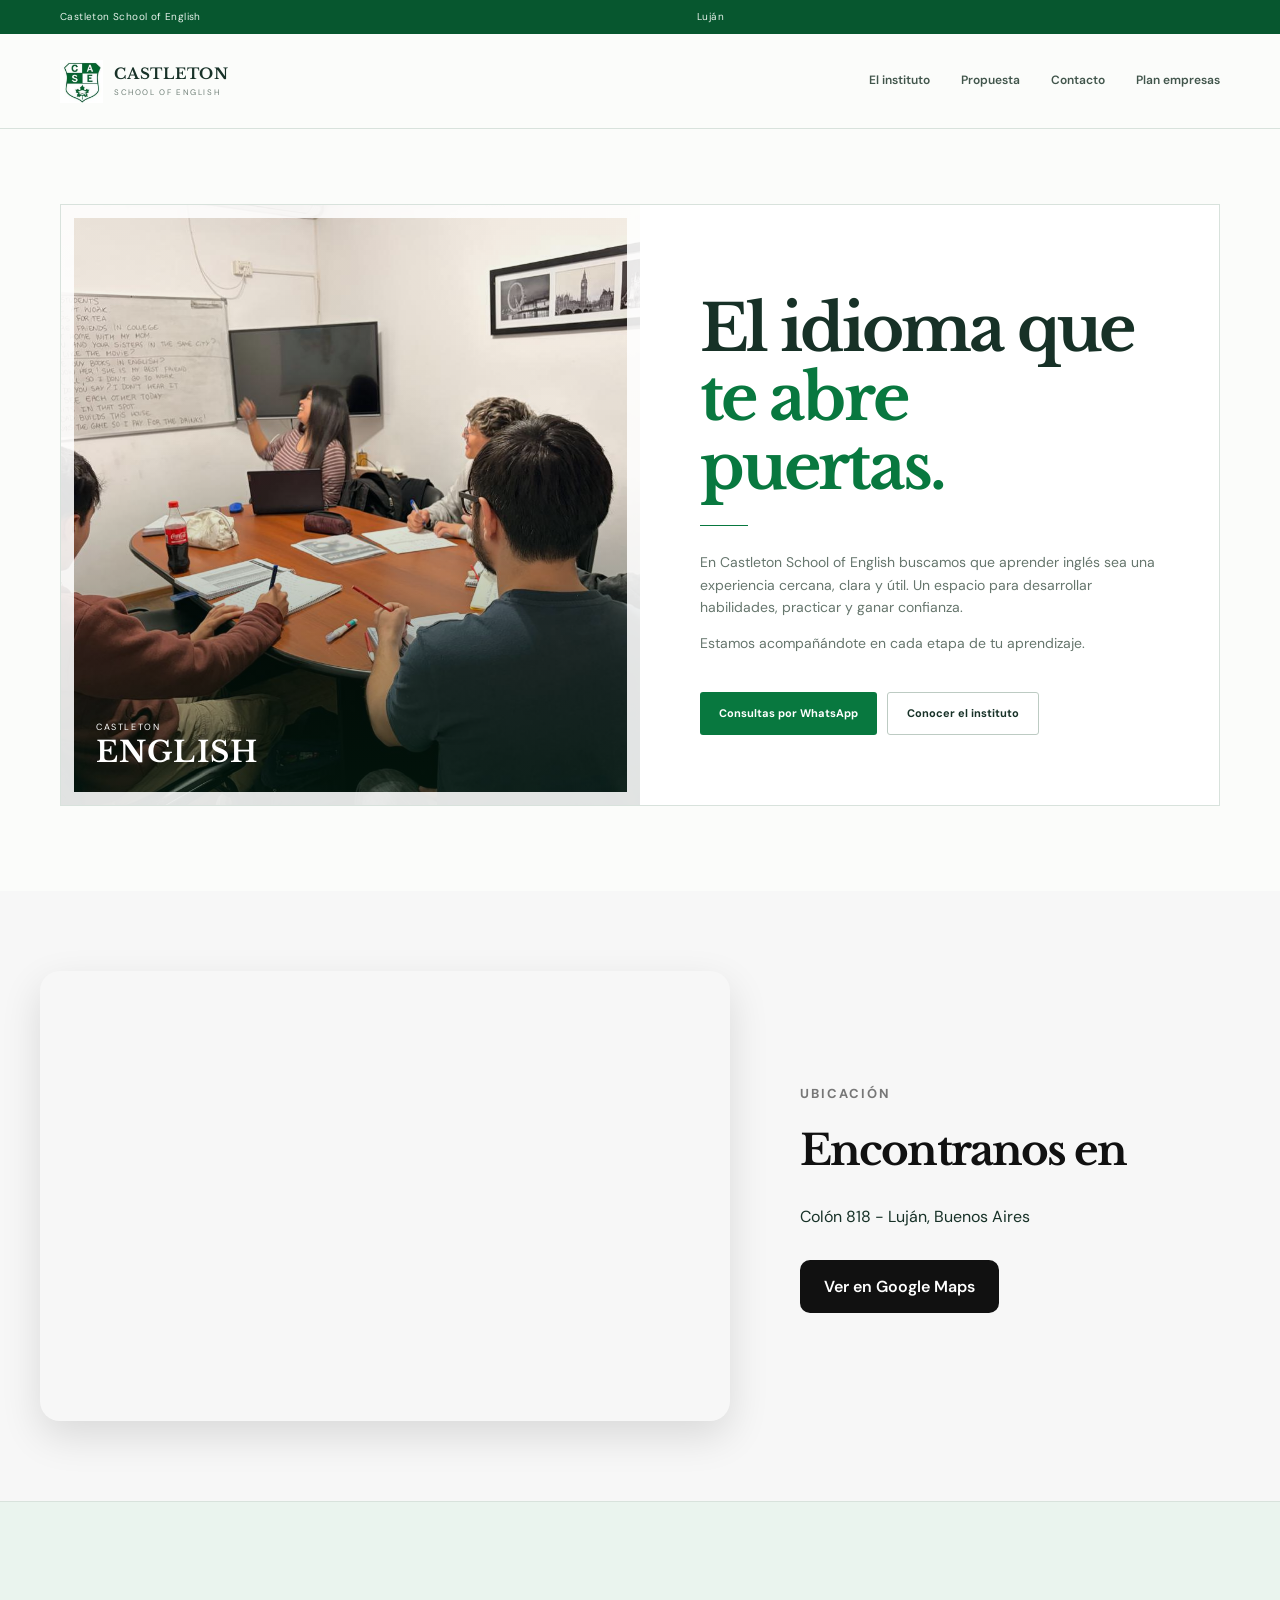
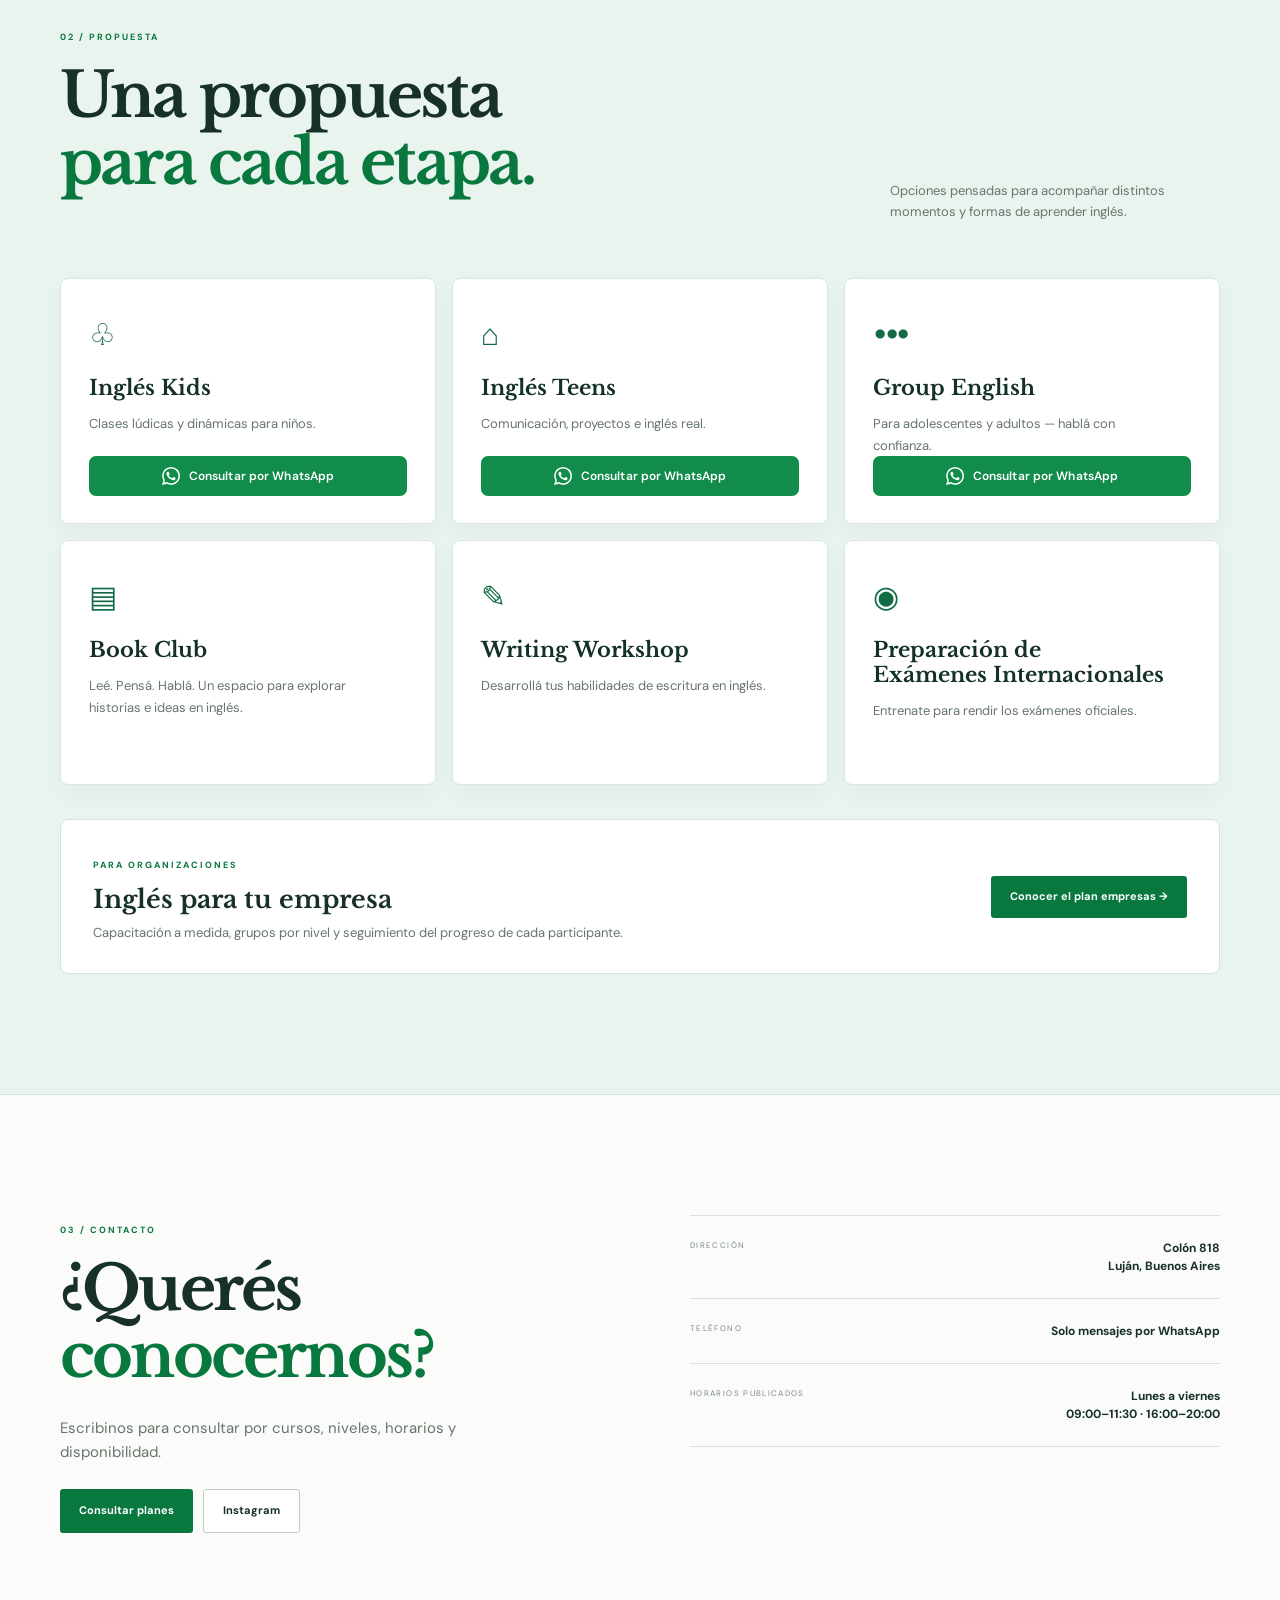
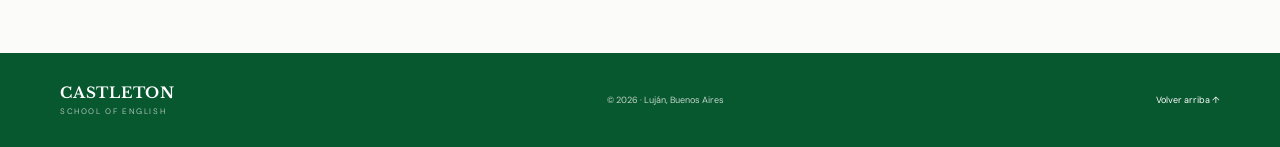
<file: index.html>
<!DOCTYPE html>

<html lang="es">
<head>
<link rel="icon" type="image/png" href="images/logo-case.png">
<meta charset="UTF-8">
<meta name="viewport" content="width=device-width, initial-scale=1.0">
<meta name="description" content="Castleton School of English">
<title>Castleton School of English | Luján</title>
<link rel="preconnect" href="https://fonts.googleapis.com">
<link rel="preconnect" href="https://fonts.gstatic.com" crossorigin>
<link href="https://fonts.googleapis.com/css2?family=DM+Sans:wght@400;500;600;700&family=Libre+Baskerville:wght@400;700&display=swap" rel="stylesheet">
<link rel="stylesheet" href="css/style.css">
</head>
<body>

<div class="topbar">
  <div class="container topbar-inner">
    <span>Castleton School of English</span>
    <span>Luján</span>
    <a href="tel:+542323331817"></a>
  </div>
</div>

<header>
  <div class="container nav">
    <a class="brand" href="#inicio">
      <img src="images/logo-case.png" alt="Castleton School of English">
      <span><b>CASTLETON</b><small>SCHOOL OF ENGLISH</small></span>
    </a>
    <button class="menu" aria-label="Abrir menú"><span></span><span></span><span></span></button>
    <nav>
      <a href="#ubicacion">El instituto</a>
      <a href="#propuesta">Propuesta</a>
      <a href="#contacto">Contacto</a>
      <a href="empresas.html">Plan empresas</a>
    </nav>
  </div>
</header>

<main>
<section class="hero" id="inicio">
  <div class="container hero-grid">
    <div class="hero-photo">
      <div class="photo-overlay"></div>
      <div class="photo-caption">
        <span>CASTLETON</span>
        <strong>ENGLISH</strong>
      </div>
    </div>
    <div class="hero-copy">
      <h1>El idioma que<br><em>te abre puertas.</em></h1>
      <div class="rule"></div>
      <p>En Castleton School of English buscamos que aprender inglés sea una experiencia cercana, clara y útil. Un espacio para desarrollar habilidades, practicar y ganar confianza.</p>
      <p>Estamos acompañándote en cada etapa de tu aprendizaje.</p>
      <div class="hero-actions">
        <a class="button primary" href="#propuesta">Consultas por WhatsApp</a>
        <a class="button secondary" href="#ubicacion">Conocer el instituto</a>
      </div>
    </div>
  </div>
</section>

<section class="ubicacion" id="ubicacion">
    <div class="ubicacion-container">

        <div class="mapa">
            <iframe
                src="https://www.google.com/maps?q=Colón+818,+Luján,+Buenos+Aires,+Argentina&output=embed"
                width="100%"
                height="450"
                style="border:0;"
                allowfullscreen=""
                loading="lazy"
                referrerpolicy="no-referrer-when-downgrade">
            </iframe>
        </div>

        <div class="ubicacion-info">
            <span class="ubicacion-label">UBICACIÓN</span>

            <h2>Encontranos en</h2>
    <span>Colón 818 - Luján, Buenos Aires</span>
            <div class="direccion">
                <strong></strong>
            
            </div>

            <a
                href="https://www.google.com/maps/search/?api=1&query=Colón+818,+Luján,+Buenos+Aires,+Argentina"
                target="_blank"
                class="btn-maps">
                Ver en Google Maps
            </a>
        </div>

    </div>
</section>

<style>
.ubicacion {
    padding: 80px 20px;
    background: #f7f7f7;
}

.ubicacion-container {
    max-width: 1200px;
    margin: 0 auto;
    display: grid;
    grid-template-columns: 1.5fr 1fr;
    gap: 50px;
    align-items: center;
}

.mapa {
    overflow: hidden;
    border-radius: 20px;
    box-shadow: 0 15px 40px rgba(0, 0, 0, 0.12);
}

.mapa iframe {
    display: block;
}

.ubicacion-info {
    padding: 20px;
}

.ubicacion-label {
    font-size: 13px;
    font-weight: 700;
    letter-spacing: 2px;
    color: #777;
}

.ubicacion-info h2 {
    font-size: 42px;
    margin: 12px 0 20px;
    color: #111;
}

.ubicacion-info p {
    color: #666;
    line-height: 1.7;
    margin-bottom: 30px;
}

.direccion {
    display: flex;
    flex-direction: column;
    gap: 8px;
    margin-bottom: 30px;
}

.direccion strong {
    color: #111;
}

.direccion span {
    color: #666;
    line-height: 1.6;
}

.btn-maps {
    display: inline-block;
    padding: 14px 24px;
    background: #111;
    color: white;
    text-decoration: none;
    border-radius: 10px;
    font-weight: 600;
    transition: 0.3s;
}

.btn-maps:hover {
    transform: translateY(-2px);
    background: #333;
}

@media (max-width: 800px) {
    .ubicacion-container {
        grid-template-columns: 1fr;
        gap: 30px;
    }

    .ubicacion-info h2 {
        font-size: 34px;
    }

    .mapa iframe {
        height: 350px;
    }
}
</style>

<style>
.program-card{display:flex;flex-direction:column;}
.program-card .program-whatsapp{margin-top:auto;display:inline-flex;align-items:center;justify-content:center;gap:9px;width:100%;box-sizing:border-box;padding:11px 14px;border-radius:7px;background:#128c4b;color:#fff;text-decoration:none;font:600 12px "DM Sans",sans-serif;letter-spacing:.01em;transition:transform .2s ease,background .2s ease,box-shadow .2s ease;}
.program-card .program-whatsapp svg{width:18px;height:18px;fill:currentColor;flex:0 0 auto;}
.program-card .program-whatsapp:hover{transform:translateY(-2px);background:#0d743e;box-shadow:0 8px 18px rgba(18,140,75,.18);}
.program-card .program-whatsapp:focus-visible{outline:2px solid #143126;outline-offset:3px;}
@media(max-width:600px){.program-card .program-whatsapp{margin-top:22px;}}
</style>

<section class="proposal" id="propuesta">
  <div class="container">
    <div class="section-head">
      <div>
        <span class="eyebrow green">02 / PROPUESTA</span>
        <h2>Una propuesta<br><em>para cada etapa.</em></h2>
      </div>
      <p>Opciones pensadas para acompañar distintos momentos y formas de aprender inglés.</p>
    </div>

    <div class="program-grid">
      <article class="program-card">
        <div class="program-icon">♧</div>
        <h3>Inglés Kids</h3>
        <p>Clases lúdicas y dinámicas para niños.</p>
        <a class="program-whatsapp" href="https://wa.me/542323331817?text=Hola%20Castleton%2C%20quiero%20consultar%20por%20el%20plan%20Ingl%C3%A9s%20Kids." target="_blank" rel="noopener" aria-label="Consultar por WhatsApp sobre Inglés Kids">
          <svg viewBox="0 0 24 24" aria-hidden="true"><path d="M20.52 3.48A11.82 11.82 0 0 0 12.08 0C5.56 0 .25 5.31.25 11.84c0 2.09.55 4.13 1.59 5.93L.15 24l6.38-1.67a11.82 11.82 0 0 0 5.55 1.41h.01c6.52 0 11.83-5.31 11.83-11.84 0-3.17-1.23-6.15-3.4-8.42ZM12.09 21.72h-.01a9.82 9.82 0 0 1-5.01-1.37l-.36-.21-3.79.99 1.01-3.69-.23-.38a9.82 9.82 0 0 1-1.5-5.22C2.2 6.42 6.63 1.99 12.08 1.99c2.64 0 5.12 1.03 6.98 2.89a9.83 9.83 0 0 1 2.9 6.99c0 5.44-4.43 9.85-9.87 9.85Zm5.41-7.38c-.3-.15-1.77-.87-2.04-.97-.27-.1-.47-.15-.67.15-.2.3-.77.97-.94 1.17-.17.2-.35.22-.65.07-.3-.15-1.27-.47-2.42-1.5-.9-.8-1.51-1.78-1.69-2.08-.18-.3-.02-.46.13-.61.13-.13.3-.35.45-.52.15-.17.2-.3.3-.5.1-.2.05-.37-.02-.52-.07-.15-.67-1.62-.92-2.22-.24-.58-.49-.5-.67-.51h-.57c-.2 0-.52.07-.79.37-.27.3-1.04 1.02-1.04 2.49s1.07 2.89 1.22 3.09c.15.2 2.11 3.23 5.11 4.53.71.31 1.27.49 1.7.63.72.23 1.37.2 1.88.12.58-.09 1.77-.72 2.02-1.42.25-.7.25-1.3.17-1.42-.07-.12-.27-.2-.57-.35Z"/></svg>
          <span>Consultar por WhatsApp</span>
        </a>
      </article>

      <article class="program-card">
        <div class="program-icon">⌂</div>
        <h3>Inglés Teens</h3>
        <p>Comunicación, proyectos e inglés real.</p>
        <a class="program-whatsapp" href="https://wa.me/542323331817?text=Hola%20Castleton%2C%20quiero%20consultar%20por%20el%20plan%20Ingl%C3%A9s%20Teens." target="_blank" rel="noopener" aria-label="Consultar por WhatsApp sobre Inglés Teens">
          <svg viewBox="0 0 24 24" aria-hidden="true"><path d="M20.52 3.48A11.82 11.82 0 0 0 12.08 0C5.56 0 .25 5.31.25 11.84c0 2.09.55 4.13 1.59 5.93L.15 24l6.38-1.67a11.82 11.82 0 0 0 5.55 1.41h.01c6.52 0 11.83-5.31 11.83-11.84 0-3.17-1.23-6.15-3.4-8.42ZM12.09 21.72h-.01a9.82 9.82 0 0 1-5.01-1.37l-.36-.21-3.79.99 1.01-3.69-.23-.38a9.82 9.82 0 0 1-1.5-5.22C2.2 6.42 6.63 1.99 12.08 1.99c2.64 0 5.12 1.03 6.98 2.89a9.83 9.83 0 0 1 2.9 6.99c0 5.44-4.43 9.85-9.87 9.85Zm5.41-7.38c-.3-.15-1.77-.87-2.04-.97-.27-.1-.47-.15-.67.15-.2.3-.77.97-.94 1.17-.17.2-.35.22-.65.07-.3-.15-1.27-.47-2.42-1.5-.9-.8-1.51-1.78-1.69-2.08-.18-.3-.02-.46.13-.61.13-.13.3-.35.45-.52.15-.17.2-.3.3-.5.1-.2.05-.37-.02-.52-.07-.15-.67-1.62-.92-2.22-.24-.58-.49-.5-.67-.51h-.57c-.2 0-.52.07-.79.37-.27.3-1.04 1.02-1.04 2.49s1.07 2.89 1.22 3.09c.15.2 2.11 3.23 5.11 4.53.71.31 1.27.49 1.7.63.72.23 1.37.2 1.88.12.58-.09 1.77-.72 2.02-1.42.25-.7.25-1.3.17-1.42-.07-.12-.27-.2-.57-.35Z"/></svg>
          <span>Consultar por WhatsApp</span>
        </a>
      </article>

      <article class="program-card">
        <div class="program-icon">•••</div>
        <h3>Group English</h3>
        <p>Para adolescentes y adultos — hablá con confianza.</p>
        <a class="program-whatsapp" href="https://wa.me/542323331817?text=Hola%20Castleton%2C%20quiero%20consultar%20por%20el%20plan%20Group%20English." target="_blank" rel="noopener" aria-label="Consultar por WhatsApp sobre Group English">
          <svg viewBox="0 0 24 24" aria-hidden="true"><path d="M20.52 3.48A11.82 11.82 0 0 0 12.08 0C5.56 0 .25 5.31.25 11.84c0 2.09.55 4.13 1.59 5.93L.15 24l6.38-1.67a11.82 11.82 0 0 0 5.55 1.41h.01c6.52 0 11.83-5.31 11.83-11.84 0-3.17-1.23-6.15-3.4-8.42ZM12.09 21.72h-.01a9.82 9.82 0 0 1-5.01-1.37l-.36-.21-3.79.99 1.01-3.69-.23-.38a9.82 9.82 0 0 1-1.5-5.22C2.2 6.42 6.63 1.99 12.08 1.99c2.64 0 5.12 1.03 6.98 2.89a9.83 9.83 0 0 1 2.9 6.99c0 5.44-4.43 9.85-9.87 9.85Zm5.41-7.38c-.3-.15-1.77-.87-2.04-.97-.27-.1-.47-.15-.67.15-.2.3-.77.97-.94 1.17-.17.2-.35.22-.65.07-.3-.15-1.27-.47-2.42-1.5-.9-.8-1.51-1.78-1.69-2.08-.18-.3-.02-.46.13-.61.13-.13.3-.35.45-.52.15-.17.2-.3.3-.5.1-.2.05-.37-.02-.52-.07-.15-.67-1.62-.92-2.22-.24-.58-.49-.5-.67-.51h-.57c-.2 0-.52.07-.79.37-.27.3-1.04 1.02-1.04 2.49s1.07 2.89 1.22 3.09c.15.2 2.11 3.23 5.11 4.53.71.31 1.27.49 1.7.63.72.23 1.37.2 1.88.12.58-.09 1.77-.72 2.02-1.42.25-.7.25-1.3.17-1.42-.07-.12-.27-.2-.57-.35Z"/></svg>
          <span>Consultar por WhatsApp</span>
        </a>
      </article>

      <article class="program-card">
        <div class="program-icon">▤</div>
        <h3>Book Club</h3>
        <p>Leé. Pensá. Hablá. Un espacio para explorar historias e ideas en inglés.</p>
      </article>

      <article class="program-card">
        <div class="program-icon">✎</div>
        <h3>Writing Workshop</h3>
        <p>Desarrollá tus habilidades de escritura en inglés.</p>
      </article>

      <article class="program-card">
        <div class="program-icon">◉</div>
        <h3>Preparación de<br>Exámenes Internacionales</h3>
        <p>Entrenate para rendir los exámenes oficiales.</p>
      </article>
    </div>
    <div class="business-promo">
      <div><span class="eyebrow green">PARA ORGANIZACIONES</span><h3>Inglés para tu empresa</h3><p>Capacitación a medida, grupos por nivel y seguimiento del progreso de cada participante.</p></div>
      <a class="button primary" href="empresas.html">Conocer el plan empresas →</a>
    </div>
  </div>
</section>


<section class="contact" id="contacto">
  <div class="container contact-grid">
    <div>
      <span class="eyebrow green">03 / CONTACTO</span>
      <h2>¿Querés<br><em>conocernos?</em></h2>
      <p>Escribinos para consultar por cursos, niveles, horarios y disponibilidad.</p>
      <div class="hero-actions">
        <a class="button primary" href="#propuesta">Consultar planes</a>
        <a class="button secondary" href="https://www.instagram.com/castletonenglishlujan/" target="_blank" rel="noopener">Instagram</a>
      </div>
    </div>
    <div class="details">
      <div><span>DIRECCIÓN</span><strong>Colón 818<br>Luján, Buenos Aires</strong></div>
      <div><span>TELÉFONO</span><strong><a href=""></a>Solo mensajes por WhatsApp</strong></div>
      <div><span>HORARIOS PUBLICADOS</span><strong>Lunes a viernes<br>09:00–11:30 · 16:00–20:00</strong></div>
    </div>
  </div>
</section>
</main>

<footer>
  <div class="container footer">
    <div class="brand">
 
      <span><b>CASTLETON</b><small>SCHOOL OF ENGLISH</small></span>
    </div>
    <span>© <span id="year"></span> · Luján, Buenos Aires</span>
    <a href="#inicio">Volver arriba ↑</a>
  </div>
</footer>

<script src="js/script.js"></script>
</body>
</html>
</file>
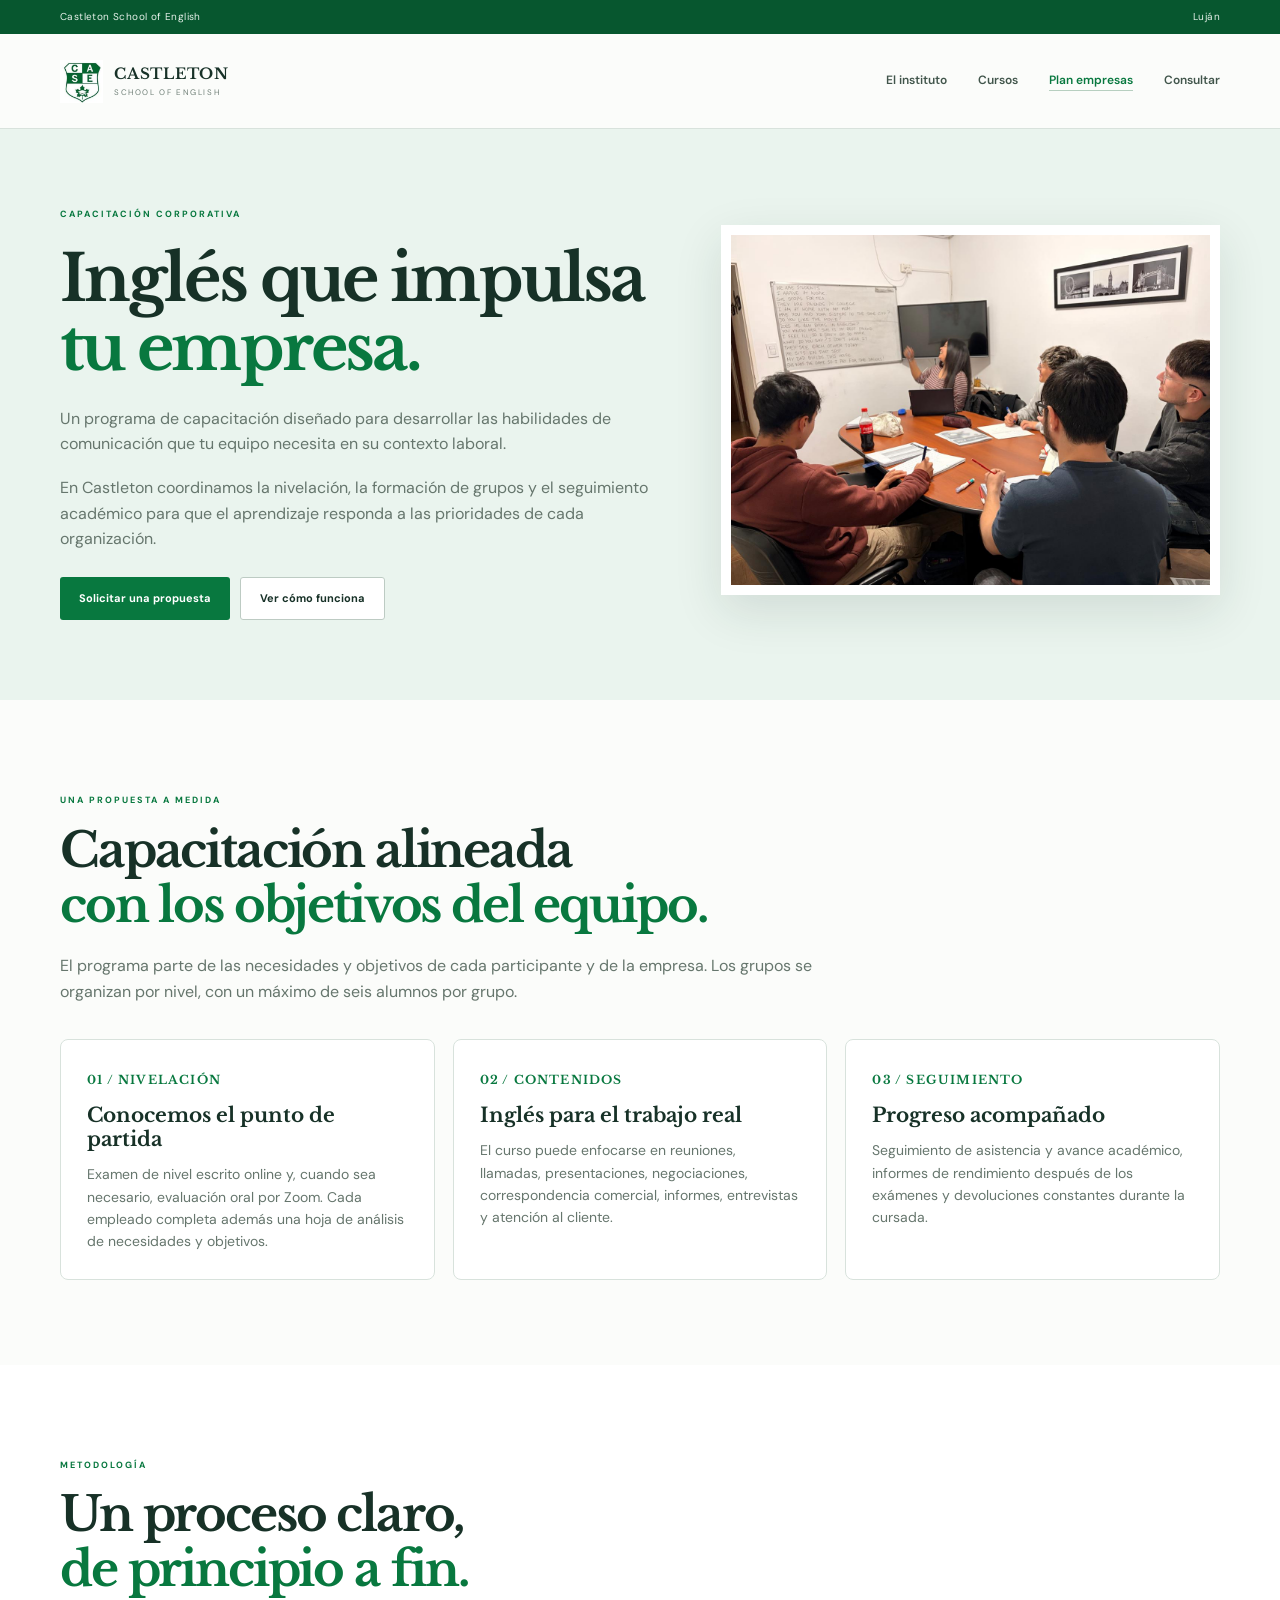
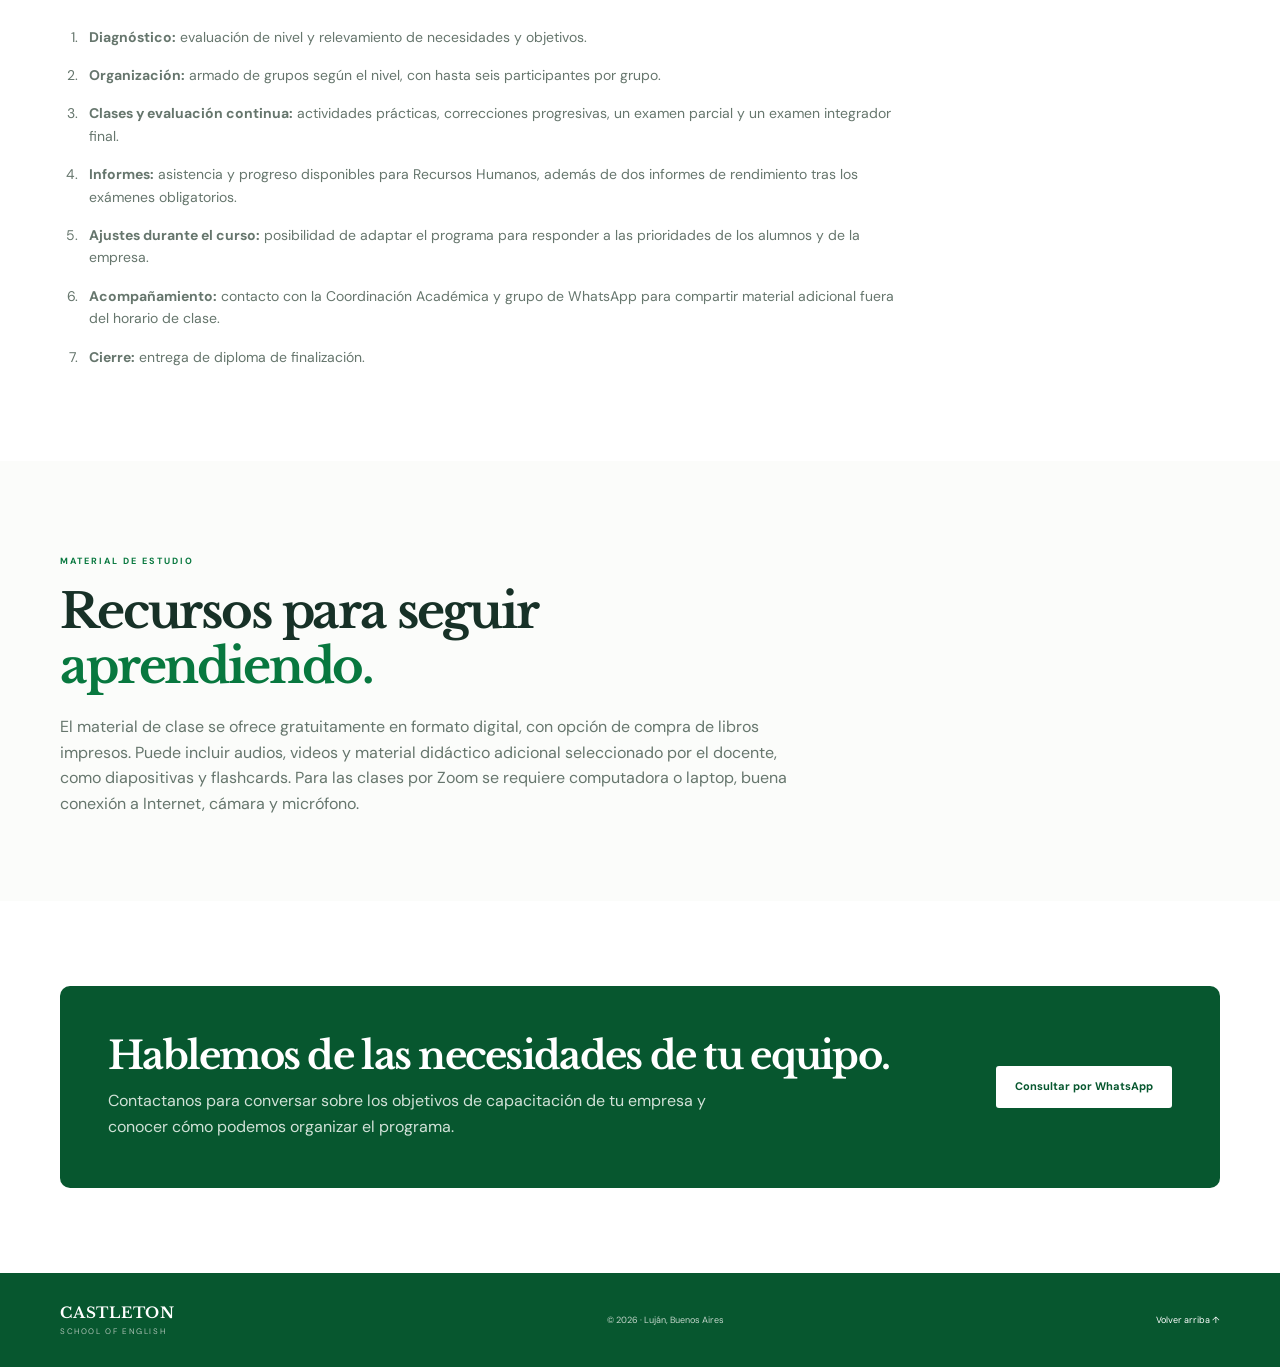
<file: empresas.html>
<!DOCTYPE html>
<html lang="es">
<head>
<meta charset="UTF-8"><meta name="viewport" content="width=device-width, initial-scale=1.0">
<meta name="description" content="Capacitación de inglés para empresas con Castleton School of English en Luján.">
<link rel="icon" type="image/png" href="images/logo-case.png">
<title>Plan Empresas | Castleton School of English</title>
<link rel="preconnect" href="https://fonts.googleapis.com"><link rel="preconnect" href="https://fonts.gstatic.com" crossorigin>
<link href="https://fonts.googleapis.com/css2?family=DM+Sans:wght@400;500;600;700&family=Libre+Baskerville:wght@400;700&display=swap" rel="stylesheet">
<link rel="stylesheet" href="css/style.css">
<style>
.business-hero{padding:70px 0 80px;background:var(--green-soft)}.business-hero-grid{display:grid;grid-template-columns:1.1fr .9fr;gap:50px;align-items:center}.business-hero h1{font-size:clamp(42px,5vw,64px)}.business-hero p{max-width:650px;color:var(--muted);font-size:16px;margin:18px 0}.business-image{min-height:370px;background:url('images/clases-empresas.jpeg') center/cover no-repeat;border:10px solid white;box-shadow:0 16px 45px rgba(23,49,39,.12)}.business-section{padding:85px 0}.business-section.alt{background:#fff}.business-section h2{font-size:clamp(34px,4vw,48px);line-height:1.15;margin:12px 0 20px}.business-lead{color:var(--muted);max-width:760px}.benefit-grid{display:grid;grid-template-columns:repeat(3,1fr);gap:18px;margin-top:34px}.benefit{background:#fff;border:1px solid var(--line);padding:26px;border-radius:8px}.benefit .number{color:var(--green);font:700 12px 'Libre Baskerville',serif;letter-spacing:.1em}.benefit h3{font:700 20px 'Libre Baskerville',serif;margin:12px 0}.benefit p,.steps li{font-size:14px;color:var(--muted)}.steps{padding-left:22px;max-width:850px}.steps li{padding:8px 0 8px 7px}.business-cta{background:var(--green-dark);color:white;padding:48px;border-radius:10px;display:flex;align-items:center;justify-content:space-between;gap:28px}.business-cta h2{color:white;font-size:clamp(28px,3vw,40px);margin:0 0 10px}.business-cta p{color:#d1e1d7;max-width:620px}.business-cta .button{background:white;color:var(--green-dark);white-space:nowrap}.business-cta .button:hover{background:#eaf4ee}nav a[aria-current="page"]{color:var(--green);text-decoration:underline;text-decoration-color:#b7cfc0;text-underline-offset:6px;text-decoration-thickness:1px}@media(max-width:850px){.business-hero-grid{grid-template-columns:1fr}.business-image{min-height:330px}.benefit-grid{grid-template-columns:1fr 1fr}.business-cta{flex-direction:column;align-items:flex-start;padding:32px}}@media(max-width:600px){.business-hero{padding:42px 0 55px}.business-image{min-height:250px}.business-section{padding:62px 0}.benefit-grid{grid-template-columns:1fr}.business-cta{padding:26px 22px}.business-cta .button{width:100%;white-space:normal;text-align:center}.business-hero h1{font-size:40px}}
</style></head>
<body>
<div class="topbar"><div class="container topbar-inner"><span>Castleton School of English</span><span>Luján</span></div></div>
<header><div class="container nav"><a class="brand" href="index.html#inicio"><img src="images/logo-case.png" alt="Castleton School of English"><span><b>CASTLETON</b><small>SCHOOL OF ENGLISH</small></span></a><button class="menu" aria-label="Abrir menú" aria-expanded="false"><span></span><span></span><span></span></button><nav><a href="index.html#ubicacion">El instituto</a><a href="index.html#propuesta">Cursos</a><a href="empresas.html" aria-current="page">Plan empresas</a><a href="#contacto">Consultar</a></nav></div></header>
<main>
<section class="business-hero"><div class="container business-hero-grid"><div><span class="eyebrow green">CAPACITACIÓN CORPORATIVA</span><h1>Inglés que impulsa <em>tu empresa.</em></h1><p>Un programa de capacitación diseñado para desarrollar las habilidades de comunicación que tu equipo necesita en su contexto laboral.</p><p>En Castleton coordinamos la nivelación, la formación de grupos y el seguimiento académico para que el aprendizaje responda a las prioridades de cada organización.</p><div class="hero-actions"><a class="button primary" href="https://wa.me/542323331817?text=Hola%20Castleton%2C%20quiero%20recibir%20informaci%C3%B3n%20sobre%20el%20plan%20de%20ingl%C3%A9s%20para%20empresas." target="_blank" rel="noopener">Solicitar una propuesta</a><a class="button secondary" href="#metodologia">Ver cómo funciona</a></div></div><div class="business-image" role="img" aria-label="Clase de inglés para adultos en grupo"></div></div></section>
<section class="business-section"><div class="container"><span class="eyebrow green">UNA PROPUESTA A MEDIDA</span><h2>Capacitación alineada<br><em>con los objetivos del equipo.</em></h2><p class="business-lead">El programa parte de las necesidades y objetivos de cada participante y de la empresa. Los grupos se organizan por nivel, con un máximo de seis alumnos por grupo.</p><div class="benefit-grid"><article class="benefit"><span class="number">01 / NIVELACIÓN</span><h3>Conocemos el punto de partida</h3><p>Examen de nivel escrito online y, cuando sea necesario, evaluación oral por Zoom. Cada empleado completa además una hoja de análisis de necesidades y objetivos.</p></article><article class="benefit"><span class="number">02 / CONTENIDOS</span><h3>Inglés para el trabajo real</h3><p>El curso puede enfocarse en reuniones, llamadas, presentaciones, negociaciones, correspondencia comercial, informes, entrevistas y atención al cliente.</p></article><article class="benefit"><span class="number">03 / SEGUIMIENTO</span><h3>Progreso acompañado</h3><p>Seguimiento de asistencia y avance académico, informes de rendimiento después de los exámenes y devoluciones constantes durante la cursada.</p></article></div></div></section>
<section class="business-section alt" id="metodologia"><div class="container"><span class="eyebrow green">METODOLOGÍA</span><h2>Un proceso claro,<br><em>de principio a fin.</em></h2><ol class="steps"><li><strong>Diagnóstico:</strong> evaluación de nivel y relevamiento de necesidades y objetivos.</li><li><strong>Organización:</strong> armado de grupos según el nivel, con hasta seis participantes por grupo.</li><li><strong>Clases y evaluación continua:</strong> actividades prácticas, correcciones progresivas, un examen parcial y un examen integrador final.</li><li><strong>Informes:</strong> asistencia y progreso disponibles para Recursos Humanos, además de dos informes de rendimiento tras los exámenes obligatorios.</li><li><strong>Ajustes durante el curso:</strong> posibilidad de adaptar el programa para responder a las prioridades de los alumnos y de la empresa.</li><li><strong>Acompañamiento:</strong> contacto con la Coordinación Académica y grupo de WhatsApp para compartir material adicional fuera del horario de clase.</li><li><strong>Cierre:</strong> entrega de diploma de finalización.</li></ol></div></section>
<section class="business-section"><div class="container"><span class="eyebrow green">MATERIAL DE ESTUDIO</span><h2>Recursos para seguir<br><em>aprendiendo.</em></h2><p class="business-lead">El material de clase se ofrece gratuitamente en formato digital, con opción de compra de libros impresos. Puede incluir audios, videos y material didáctico adicional seleccionado por el docente, como diapositivas y flashcards. Para las clases por Zoom se requiere computadora o laptop, buena conexión a Internet, cámara y micrófono.</p></div></section>
<section class="business-section alt" id="contacto"><div class="container"><div class="business-cta"><div><h2>Hablemos de las necesidades de tu equipo.</h2><p>Contactanos para conversar sobre los objetivos de capacitación de tu empresa y conocer cómo podemos organizar el programa.</p></div><a class="button" href="https://wa.me/542323331817?text=Hola%20Castleton%2C%20represento%20a%20una%20empresa%20y%20quisiera%20consultar%20por%20el%20programa%20de%20ingl%C3%A9s%20corporativo." target="_blank" rel="noopener">Consultar por WhatsApp</a></div></div></section>
</main><footer><div class="container footer"><div class="brand"><span><b>CASTLETON</b><small>SCHOOL OF ENGLISH</small></span></div><span>© <span id="year"></span> · Luján, Buenos Aires</span><a href="#">Volver arriba ↑</a></div></footer><script src="js/script.js"></script></body></html>
</file>
<file: css/style.css>
*{box-sizing:border-box;margin:0;padding:0}
:root{--green:#08783f;--green-dark:#07572f;--green-soft:#eaf4ee;--ink:#173127;--muted:#66766d;--paper:#fbfcfa;--line:#d8e2dc;--max:1160px}
html{scroll-behavior:smooth}body{font-family:"DM Sans",sans-serif;color:var(--ink);background:var(--paper);line-height:1.6}
a{text-decoration:none;color:inherit}.container{width:min(var(--max),calc(100% - 48px));margin:auto}
.topbar{height:34px;background:var(--green-dark);color:#e7f2eb;font-size:10px;letter-spacing:.04em}.topbar-inner{height:100%;display:flex;align-items:center;justify-content:space-between}.topbar a{color:#d7f0df}
header{background:rgba(251,252,250,.97);border-bottom:1px solid var(--line)}.nav{height:94px;display:flex;align-items:center;justify-content:space-between}
.brand{display:flex;align-items:center;gap:11px}.brand img{width:43px;height:54px;object-fit:contain}.brand b,.brand small{display:block}.brand b{font:700 15px "Libre Baskerville",serif;letter-spacing:.05em}.brand small{font-size:8px;letter-spacing:.2em;color:#718078;margin-top:3px}
nav{display:flex;gap:31px;align-items:center;font-size:12px;font-weight:600;color:#41554b}nav a:hover{color:var(--green)}.nav-cta{border:1px solid var(--green);padding:10px 19px;color:var(--green);border-radius:3px}.nav-cta:hover{background:var(--green);color:white}
.menu{display:none;border:0;background:none}.menu span{display:block;width:23px;height:2px;background:var(--ink);margin:5px}
.hero{padding:75px 0 85px;background:var(--paper)}.hero-grid{display:grid;grid-template-columns:1fr 1fr;min-height:535px;border:1px solid var(--line)}
.hero-photo{position:relative;min-height:535px;background-image:linear-gradient(0deg,rgba(4,35,20,.55),rgba(4,35,20,.05) 55%),url("../images/clases-empresas.jpeg");background-size:cover;background-position:center}.photo-overlay{position:absolute;inset:0;border:13px solid rgba(255,255,255,.88);pointer-events:none}.photo-caption{position:absolute;bottom:35px;left:35px;color:white;text-shadow:0 2px 15px rgba(0,0,0,.3)}.photo-caption span,.photo-caption small{display:block;letter-spacing:.18em;font-size:9px}.photo-caption strong{display:block;font:700 29px "Libre Baskerville",serif;letter-spacing:.04em}.photo-caption small{margin-top:5px}
.hero-copy{padding:70px 60px;display:flex;justify-content:center;flex-direction:column;background:white}.eyebrow{font-size:9px;letter-spacing:.22em;font-weight:700;color:#66786e}.eyebrow.green{color:var(--green)}h1,h2{font-family:"Libre Baskerville",serif;font-weight:700;color:var(--ink);letter-spacing:-.045em}h1{font-size:clamp(42px,5vw,67px);line-height:1.08;margin:19px 0 24px}h1 em,h2 em{font-style:normal;color:var(--green)}.rule{height:1px;width:48px;background:var(--green);margin-bottom:25px}.hero-copy p{font-size:14px;color:var(--muted);max-width:490px;margin-bottom:13px}.hero-copy strong{color:var(--ink)}.hero-actions{display:flex;gap:10px;flex-wrap:wrap;margin-top:25px}.button{display:inline-flex;align-items:center;justify-content:center;padding:12px 19px;border-radius:3px;font-size:11px;font-weight:700;transition:.25s}.button.primary{background:var(--green);color:white}.button.primary:hover{background:var(--green-dark)}.button.secondary{border:1px solid #bdcbc3;color:var(--ink);background:white}.button.secondary:hover{border-color:var(--green);color:var(--green)}
.intro{padding:125px 0;background:#fff}.intro-grid{display:grid;grid-template-columns:.8fr 1.2fr;gap:65px;align-items:stretch}
.side-label-wrap{display:flex;flex-direction:column;align-items:flex-start;justify-content:space-between;min-height:100%;padding-right:35px}.section-logo{width:100%;max-width:270px;height:300px;object-fit:contain;object-position:left center;align-self:center;background:#fff}.side-label{white-space:nowrap}
.intro h2,.section-head h2,.contact h2{font-size:clamp(39px,5vw,62px);line-height:1.08;margin:15px 0 26px}.intro p{max-width:700px;color:var(--muted);font-size:15px}.text-link{display:inline-block;margin-top:24px;font-size:11px;font-weight:700;color:var(--green);border-bottom:1px solid #9cc5ad;padding-bottom:4px}.text-link span{margin-left:10px}
.proposal{padding:120px 0;background:var(--green-soft);border-top:1px solid var(--line);border-bottom:1px solid var(--line)}.section-head{display:flex;justify-content:space-between;align-items:end;margin-bottom:55px}.section-head p{max-width:330px;color:var(--muted);font-size:13px}.classic-cards{display:grid;grid-template-columns:repeat(3,1fr);background:white;border:1px solid var(--line)}.classic-cards article{padding:37px 32px;min-height:245px;border-right:1px solid var(--line);position:relative}.classic-cards article:last-child{border-right:0}.classic-cards article>span{font:700 11px "Libre Baskerville",serif;color:var(--green)}.classic-cards h3{font:700 22px "Libre Baskerville",serif;margin:45px 0 12px}.classic-cards p{color:var(--muted);font-size:12px;max-width:250px}
.statement{padding:100px 0;background:white}.statement-inner{display:flex;align-items:center;gap:55px;max-width:950px}.statement img{width:100px;height:125px;object-fit:contain}.statement blockquote{font:700 clamp(27px,4vw,48px)/1.18 "Libre Baskerville",serif;letter-spacing:-.035em;margin-top:13px}.statement blockquote em{font-style:normal;color:var(--green)}
.contact{padding:120px 0;background:var(--paper)}.contact-grid{display:grid;grid-template-columns:1fr 1fr;gap:100px}.contact p{font-size:15px;color:var(--muted);max-width:450px}.details{border-top:1px solid var(--line)}.details>div{display:flex;justify-content:space-between;gap:30px;padding:23px 0;border-bottom:1px solid var(--line)}.details span{font-size:8px;letter-spacing:.17em;color:#7a8a81}.details strong{text-align:right;font-size:12px;line-height:1.5}
footer{background:var(--green-dark);color:#c4d6cb;padding:30px 0}.footer{display:flex;align-items:center;justify-content:space-between;font-size:9px}.footer .brand b{color:white}.footer .brand small{color:#aac0b3}.footer .brand img{filter:brightness(0) invert(1);width:32px;height:40px}.footer a{color:white}
@media(max-width:850px){nav{display:none;position:absolute;top:128px;left:20px;right:20px;background:white;border:1px solid var(--line);padding:15px;flex-direction:column;align-items:stretch;gap:3px;box-shadow:0 15px 40px rgba(0,0,0,.08);z-index:20}nav.open{display:flex}.nav-cta{text-align:center}.menu{display:block}.hero-grid{grid-template-columns:1fr}.hero-photo{min-height:430px}.hero-copy{padding:60px 45px}.intro-grid,.contact-grid{grid-template-columns:1fr;gap:35px}.section-head{display:block}.section-head p{margin-top:20px}.classic-cards{grid-template-columns:1fr}.classic-cards article{border-right:0;border-bottom:1px solid var(--line)}.classic-cards article:last-child{border-bottom:0}.statement-inner{gap:35px}}
@media(max-width:600px){.container{width:calc(100% - 32px)}.topbar-inner span:first-child{display:none}.topbar-inner{justify-content:space-between}.nav{height:82px}.hero{padding:35px 0 55px}.hero-photo{min-height:330px}.photo-overlay{border-width:8px}.hero-copy{padding:45px 25px}.hero h1{font-size:42px}.intro,.proposal,.contact{padding:85px 0}.intro h2,.section-head h2,.contact h2{font-size:40px}.statement{padding:75px 0}.statement-inner{flex-direction:column;align-items:flex-start}.statement blockquote{font-size:28px}.details>div{flex-direction:column;gap:7px}.details strong{text-align:left}.footer{flex-direction:column;gap:15px}}


/* Propuesta académica */
.program-grid{
  display:grid;
  grid-template-columns:repeat(3,1fr);
  gap:16px;
  margin-top:52px;
}
.program-card{
  position:relative;
  min-height:245px;
  padding:30px 28px 27px;
  background:#fff;
  border:1px solid #dce6df;
  border-radius:8px;
  box-shadow:0 8px 25px rgba(25,55,39,.045);
  transition:transform .25s ease, box-shadow .25s ease, border-color .25s ease;
}
.program-card:hover{
  transform:translateY(-4px);
  border-color:#b9d1c1;
  box-shadow:0 15px 35px rgba(25,55,39,.09);
}
.program-icon{
  height:52px;
  color:#126b43;
  font-family:"Libre Baskerville",serif;
  font-size:30px;
  line-height:1;
  display:flex;
  align-items:center;
  margin-bottom:15px;
  letter-spacing:-.08em;
}
.program-card h3{
  font-family:"Libre Baskerville",serif;
  font-size:21px;
  line-height:1.2;
  color:#143126;
  margin-bottom:12px;
}
.program-card p{
  color:#66756d;
  font-size:13px;
  line-height:1.65;
  max-width:285px;
}
@media(max-width:900px){
  .program-grid{grid-template-columns:repeat(2,1fr);}
}
@media(max-width:600px){
  .program-grid{grid-template-columns:1fr;gap:12px;}
  .program-card{min-height:210px;}
}

@media(max-width:600px){.side-label-wrap{padding-right:0;min-height:auto;gap:25px}.section-logo{width:175px;height:205px;align-self:flex-start}}


/* Ajustes visuales y acceso al plan corporativo */
.hero-photo{background-position:center;background-repeat:no-repeat;}
.business-promo{margin-top:34px;padding:30px 32px;background:#fff;border:1px solid var(--line);border-radius:8px;display:flex;align-items:center;justify-content:space-between;gap:24px;}
.business-promo h3{font:700 25px "Libre Baskerville",serif;margin:8px 0;color:var(--ink)}
.business-promo p{font-size:13px;color:var(--muted);max-width:590px}
nav a{white-space:nowrap}
@media(max-width:850px){.business-promo{align-items:flex-start;flex-direction:column}.hero-grid{min-height:0}.hero-photo{min-height:430px}}
@media(max-width:600px){.business-promo{padding:24px 20px}.business-promo .button{width:100%;text-align:center}.hero-photo{min-height:300px}.ubicacion{padding:55px 16px}.ubicacion-container{gap:22px}.ubicacion-info{padding:8px 2px}.ubicacion-info h2{font-size:32px}}


/* Animaciones sutiles de entrada y hover */
@keyframes castletonFadeUp {
  from { opacity: 0; transform: translateY(18px); }
  to { opacity: 1; transform: translateY(0); }
}
@keyframes castletonFadeIn {
  from { opacity: 0; }
  to { opacity: 1; }
}
.hero-photo, .hero-copy, .business-hero-grid > div:first-child, .business-image {
  animation: castletonFadeUp .75s cubic-bezier(.2,.7,.25,1) both;
}
.hero-copy, .business-image { animation-delay: .12s; }
.program-card, .benefit, .classic-cards article {
  transition: transform .28s ease, box-shadow .28s ease, border-color .28s ease;
}
.program-card:hover, .benefit:hover, .classic-cards article:hover {
  transform: translateY(-5px);
  box-shadow: 0 16px 34px rgba(25,55,39,.10);
}
.button, .btn-maps, nav a { transition: color .22s ease, background-color .22s ease, border-color .22s ease, transform .22s ease; }
.button:hover { transform: translateY(-2px); }
.js-reveal { opacity: 0; transform: translateY(22px); transition: opacity .65s ease, transform .65s cubic-bezier(.2,.7,.25,1); }
.js-reveal.is-visible { opacity: 1; transform: translateY(0); }
@media (prefers-reduced-motion: reduce) {
  *, *::before, *::after { scroll-behavior: auto !important; animation-duration: .01ms !important; animation-iteration-count: 1 !important; transition-duration: .01ms !important; }
  .js-reveal { opacity: 1; transform: none; }
}
</file>
